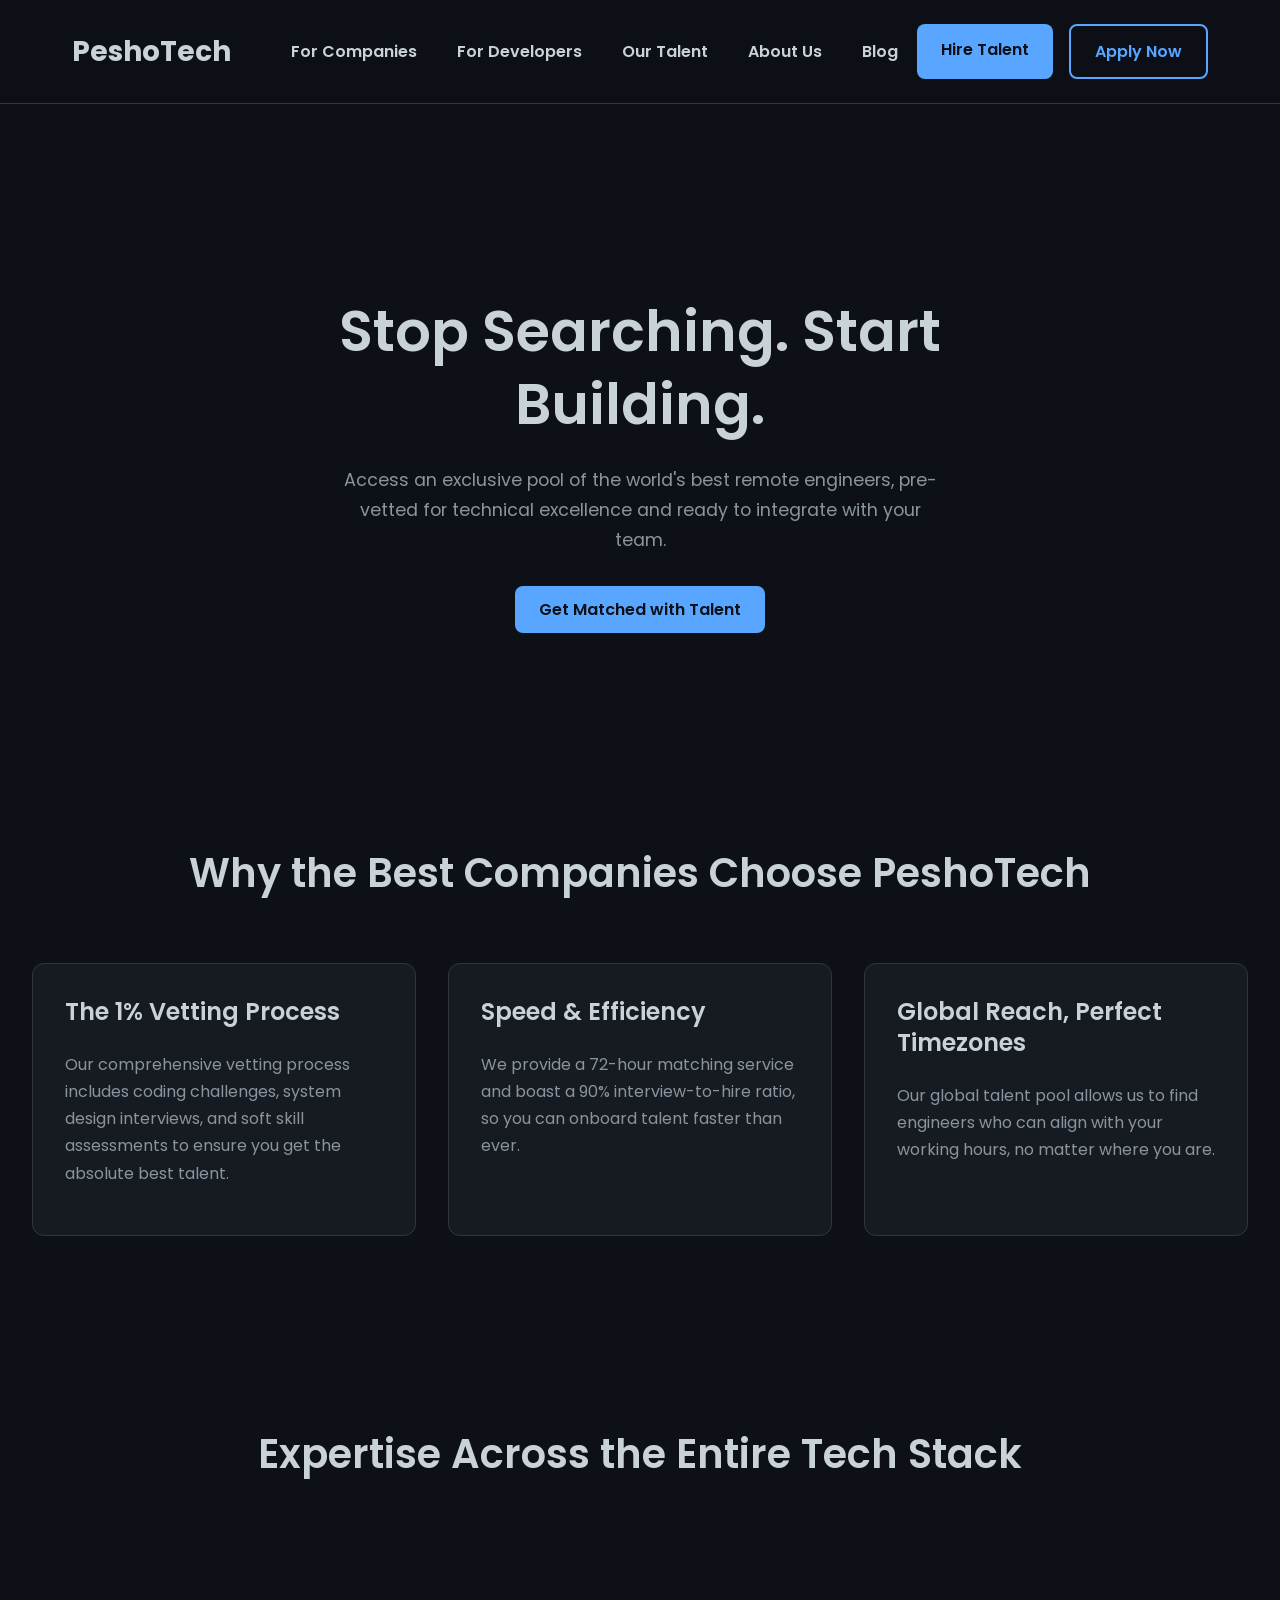
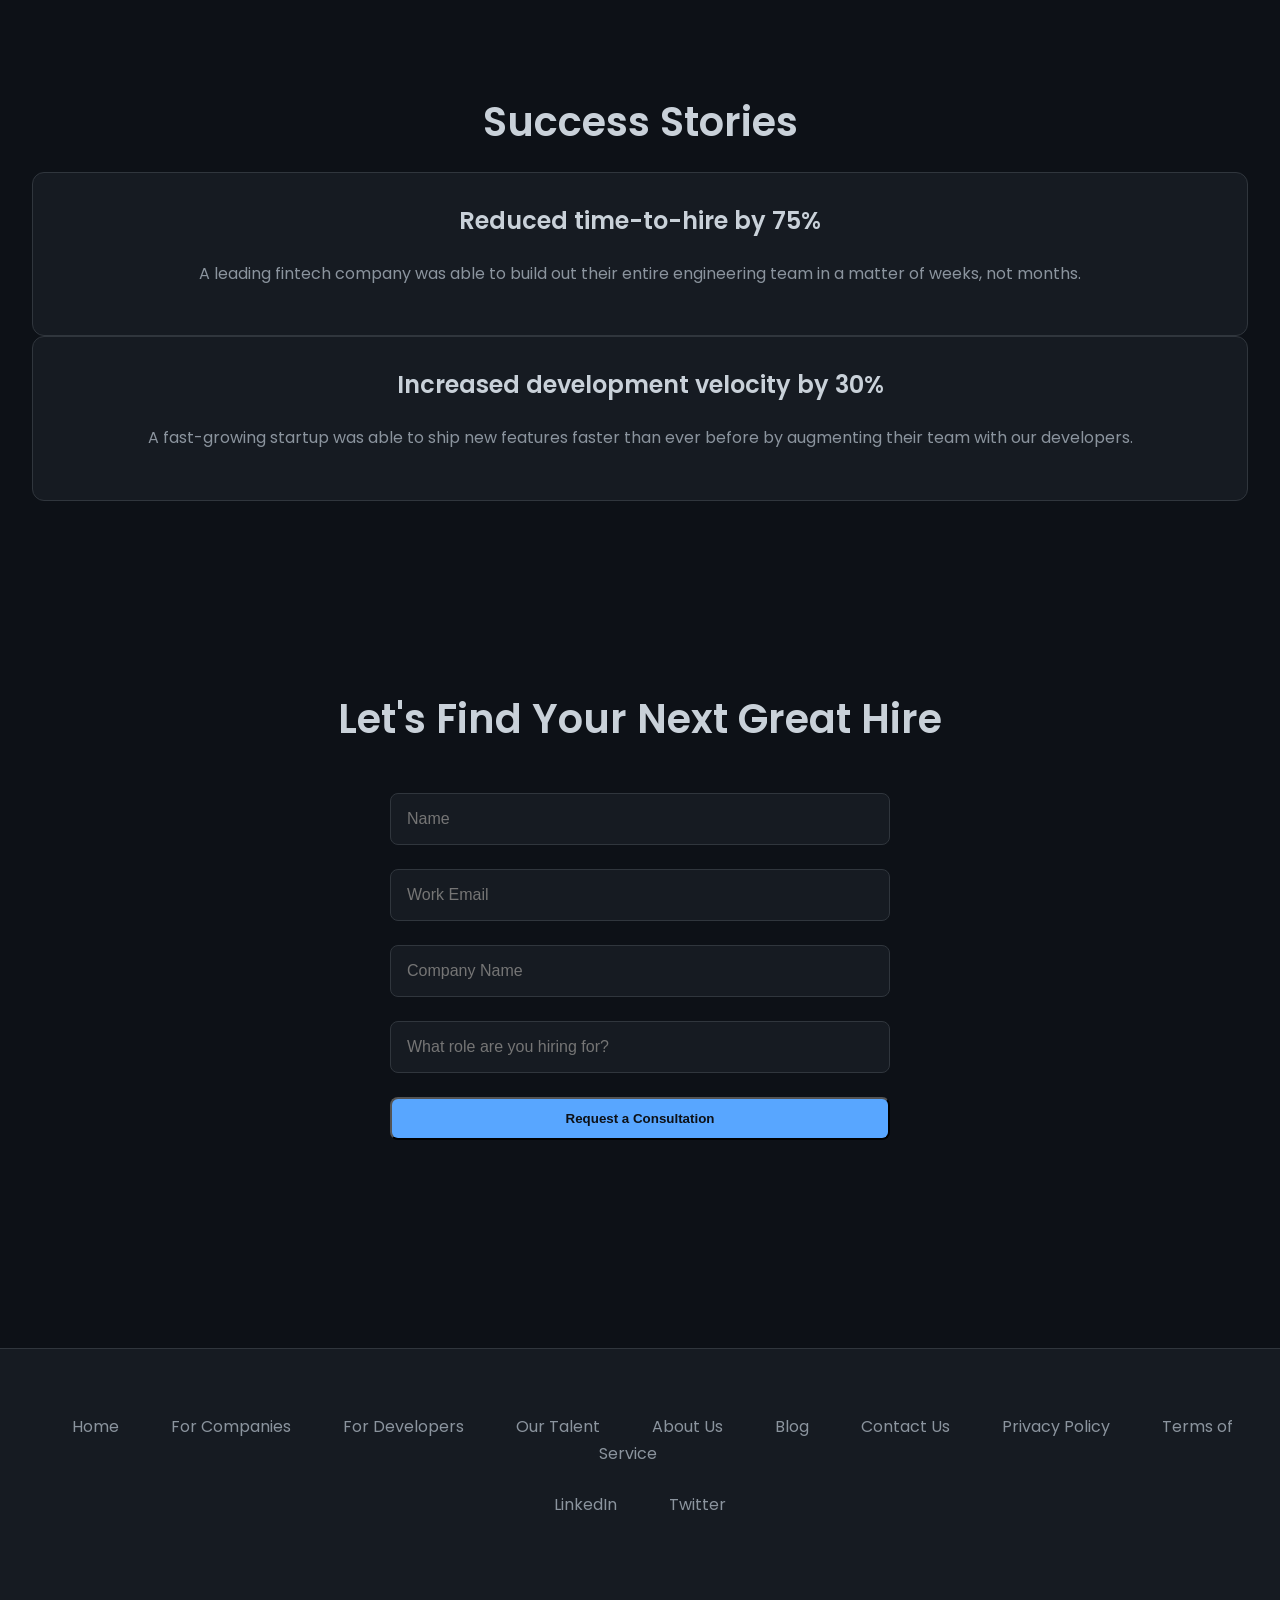
<file: companies.html>
<!DOCTYPE html>
<html lang="en">
<head>
    <meta charset="UTF-8">
    <meta name="viewport" content="width=device-width, initial-scale=1.0">
    <title>PeshoTech for Companies</title>
    <link rel="stylesheet" href="css/style.css">
</head>
<body>
    <header>
        <nav>
            <a href="index.html" class="logo">PeshoTech</a>
            <ul>
                <li><a href="companies.html">For Companies</a></li>
                <li><a href="developers.html">For Developers</a></li>
                <li><a href="#">Our Talent</a></li>
                <li><a href="#">About Us</a></li>
                <li><a href="#">Blog</a></li>
            </ul>
            <div class="cta-buttons">
                <a href="companies.html" class="cta-primary">Hire Talent</a>
                <a href="developers.html" class="cta-secondary">Apply Now</a>
            </div>
        </nav>
    </header>

    <main>
        <section class="hero">
            <h1>Stop Searching. Start Building.</h1>
            <p>Access an exclusive pool of the world's best remote engineers, pre-vetted for technical excellence and ready to integrate with your team.</p>
            <a href="#" class="cta-primary">Get Matched with Talent</a>
        </section>

        <section class="peshotech-difference">
            <h2>Why the Best Companies Choose PeshoTech</h2>
            <div class="content-blocks">
                <div class="block">
                    <h3>The 1% Vetting Process</h3>
                    <p>Our comprehensive vetting process includes coding challenges, system design interviews, and soft skill assessments to ensure you get the absolute best talent.</p>
                </div>
                <div class="block">
                    <h3>Speed & Efficiency</h3>
                    <p>We provide a 72-hour matching service and boast a 90% interview-to-hire ratio, so you can onboard talent faster than ever.</p>
                </div>
                <div class="block">
                    <h3>Global Reach, Perfect Timezones</h3>
                    <p>Our global talent pool allows us to find engineers who can align with your working hours, no matter where you are.</p>
                </div>
            </div>
        </section>

        <section class="talent-stack">
            <h2>Expertise Across the Entire Tech Stack</h2>
            <div class="logos">
                <!-- Tech stack logos will go here -->
            </div>
        </section>

        <section class="success-stories">
            <h2>Success Stories</h2>
            <div class="story">
                <h3>Reduced time-to-hire by 75%</h3>
                <p>A leading fintech company was able to build out their entire engineering team in a matter of weeks, not months.</p>
            </div>
            <div class="story">
                <h3>Increased development velocity by 30%</h3>
                <p>A fast-growing startup was able to ship new features faster than ever before by augmenting their team with our developers.</p>
            </div>
        </section>

        <section class="get-started-form">
            <h2>Let's Find Your Next Great Hire</h2>
            <form>
                <input type="text" placeholder="Name">
                <input type="email" placeholder="Work Email">
                <input type="text" placeholder="Company Name">
                <input type="text" placeholder="What role are you hiring for?">
                <button type="submit" class="cta-primary">Request a Consultation</button>
            </form>
        </section>
    </main>

    <footer>
        <div class="footer-links">
            <a href="index.html">Home</a>
            <a href="companies.html">For Companies</a>
            <a href="developers.html">For Developers</a>
            <a href="#">Our Talent</a>
            <a href="#">About Us</a>
            <a href="#">Blog</a>
            <a href="#">Contact Us</a>
            <a href="#">Privacy Policy</a>
            <a href="#">Terms of Service</a>
        </div>
        <div class="social-media">
            <a href="#">LinkedIn</a>
            <a href="#">Twitter</a>
        </div>
    </footer>

    <script src="js/script.js"></script>
</body>
</html>
</file>
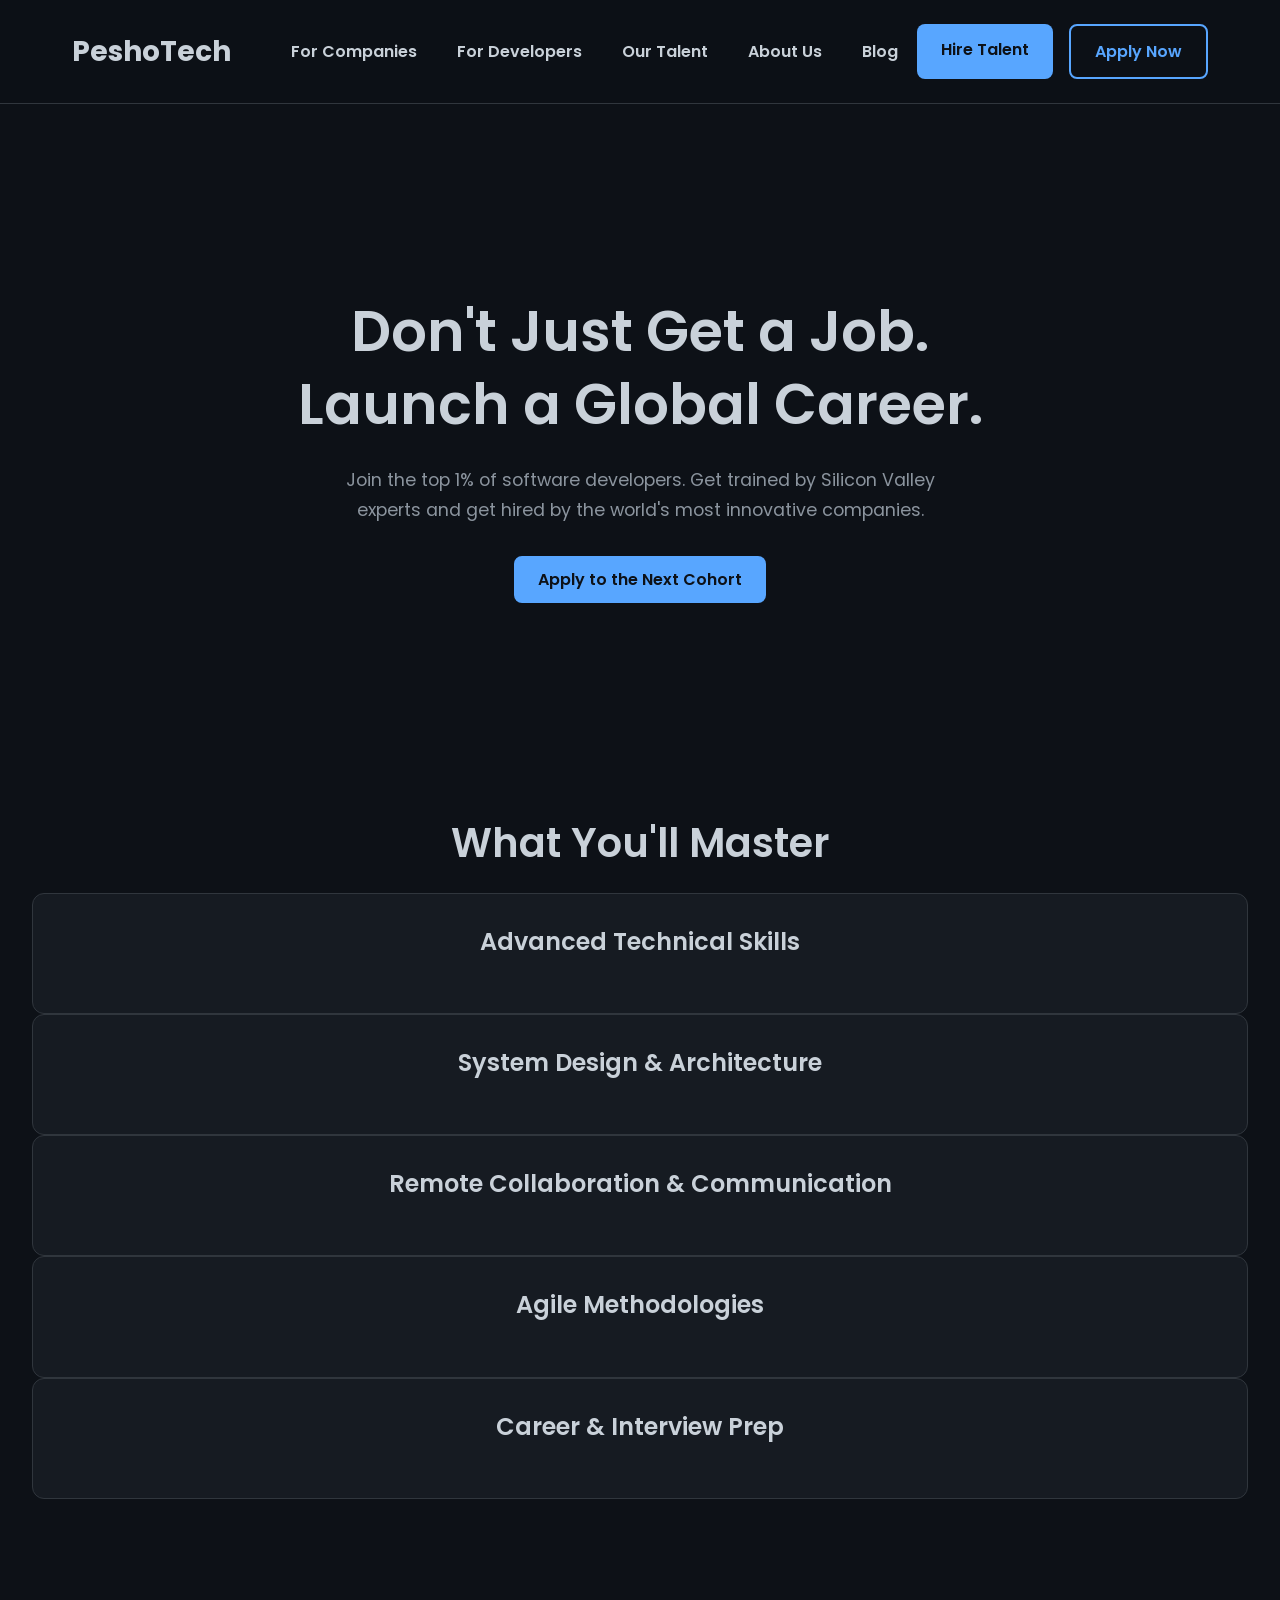
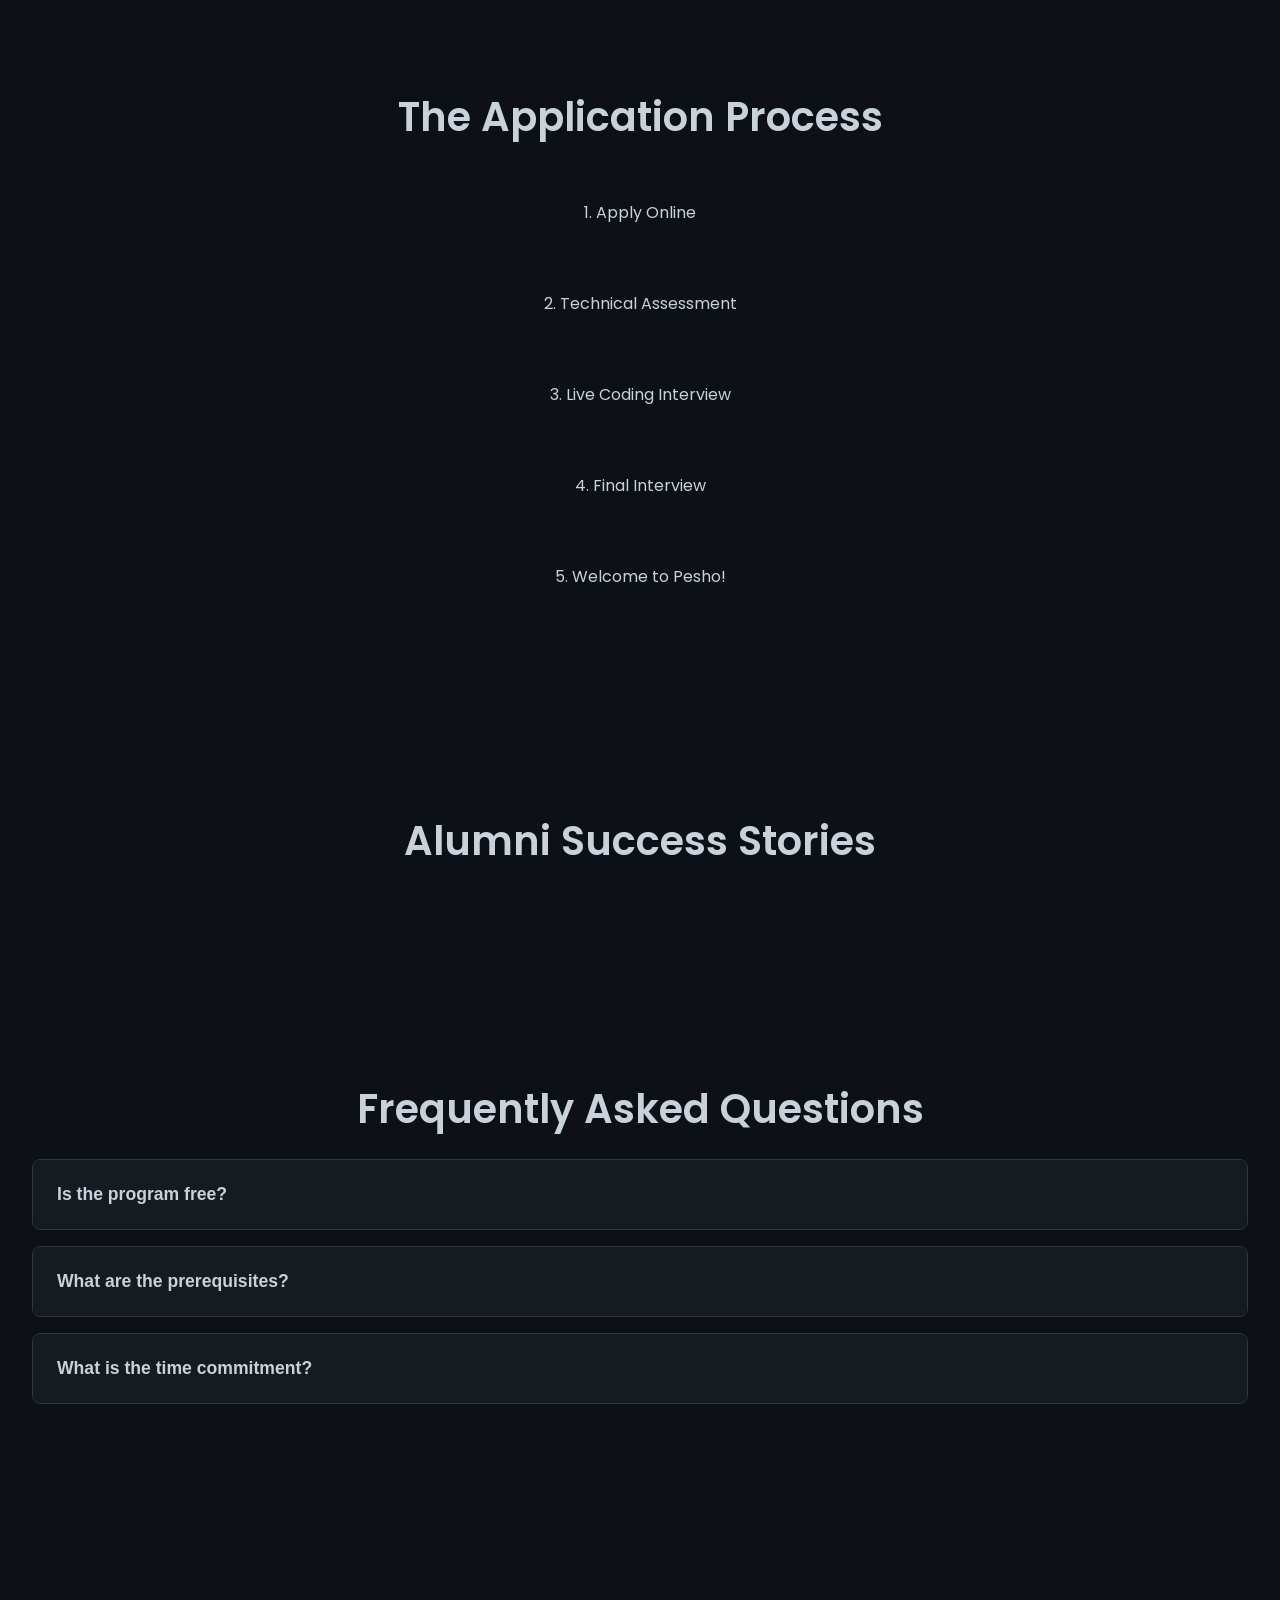
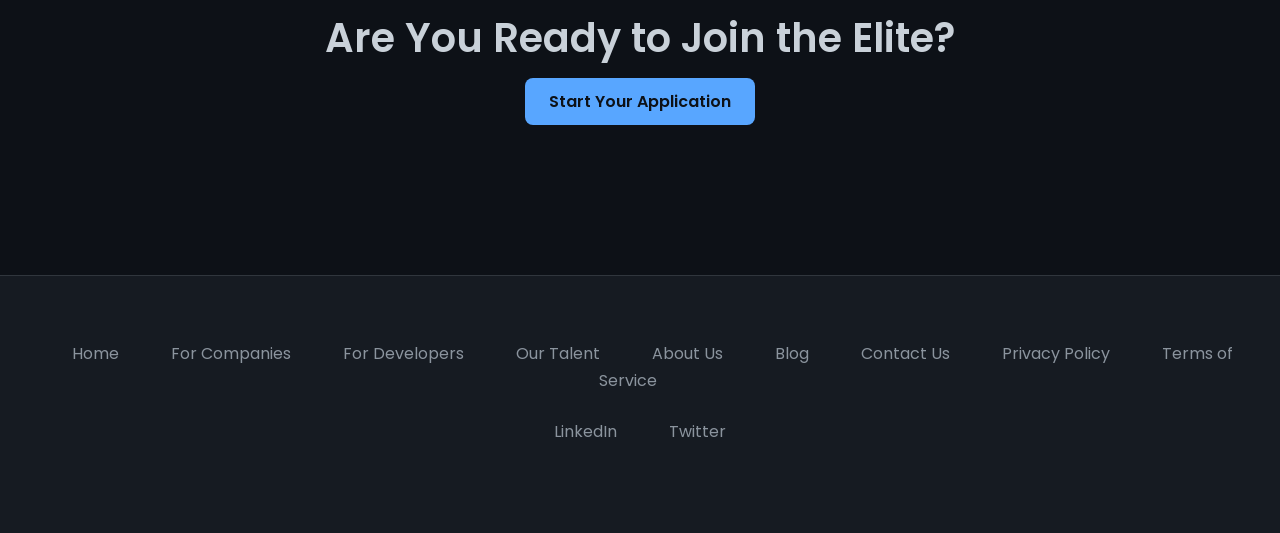
<file: developers.html>
<!DOCTYPE html>
<html lang="en">
<head>
    <meta charset="UTF-8">
    <meta name="viewport" content="width=device-width, initial-scale=1.0">
    <title>PeshoTech for Developers</title>
    <link rel="stylesheet" href="css/style.css">
</head>
<body>
    <header>
        <nav>
            <a href="index.html" class="logo">PeshoTech</a>
            <ul>
                <li><a href="companies.html">For Companies</a></li>
                <li><a href="developers.html">For Developers</a></li>
                <li><a href="#">Our Talent</a></li>
                <li><a href="#">About Us</a></li>
                <li><a href="#">Blog</a></li>
            </ul>
            <div class="cta-buttons">
                <a href="companies.html" class="cta-primary">Hire Talent</a>
                <a href="developers.html" class="cta-secondary">Apply Now</a>
            </div>
        </nav>
    </header>

    <main>
        <section class="hero">
            <h1>Don't Just Get a Job. Launch a Global Career.</h1>
            <p>Join the top 1% of software developers. Get trained by Silicon Valley experts and get hired by the world's most innovative companies.</p>
            <a href="#" class="cta-primary">Apply to the Next Cohort</a>
        </section>

        <section class="pesho-program-experience">
            <h2>What You'll Master</h2>
            <div class="modules">
                <div class="module">
                    <h3>Advanced Technical Skills</h3>
                </div>
                <div class="module">
                    <h3>System Design & Architecture</h3>
                </div>
                <div class="module">
                    <h3>Remote Collaboration & Communication</h3>
                </div>
                <div class="module">
                    <h3>Agile Methodologies</h3>
                </div>
                <div class="module">
                    <h3>Career & Interview Prep</h3>
                </div>
            </div>
        </section>

        <section class="application-process">
            <h2>The Application Process</h2>
            <div class="steps">
                <div class="step">1. Apply Online</div>
                <div class="step">2. Technical Assessment</div>
                <div class="step">3. Live Coding Interview</div>
                <div class="step">4. Final Interview</div>
                <div class="step">5. Welcome to Pesho!</div>
            </div>
        </section>

        <section class="alumni-success-stories">
            <h2>Alumni Success Stories</h2>
            <!-- Video testimonials and profiles will go here -->
        </section>

        <section class="faq">
            <h2>Frequently Asked Questions</h2>
            <div class="accordion">
                <div class="accordion-item">
                    <button class="accordion-header">Is the program free?</button>
                    <div class="accordion-content">
                        <p>Yes, the program is completely free for accepted developers.</p>
                    </div>
                </div>
                <div class="accordion-item">
                    <button class="accordion-header">What are the prerequisites?</button>
                    <div class="accordion-content">
                        <p>We are looking for experienced software developers with a strong foundation in computer science.</p>
                    </div>
                </div>
                <div class="accordion-item">
                    <button class="accordion-header">What is the time commitment?</button>
                    <div class="accordion-content">
                        <p>The program is a full-time commitment for the duration of the cohort.</p>
                    </div>
                </div>
            </div>
        </section>

        <section class="final-cta">
            <h2>Are You Ready to Join the Elite?</h2>
            <a href="#" class="cta-primary">Start Your Application</a>
        </section>
    </main>

    <footer>
        <div class="footer-links">
            <a href="index.html">Home</a>
            <a href="companies.html">For Companies</a>
            <a href="developers.html">For Developers</a>
            <a href="#">Our Talent</a>
            <a href="#">About Us</a>
            <a href="#">Blog</a>
            <a href="#">Contact Us</a>
            <a href="#">Privacy Policy</a>
            <a href="#">Terms of Service</a>
        </div>
        <div class="social-media">
            <a href="#">LinkedIn</a>
            <a href="#">Twitter</a>
        </div>
    </footer>

    <script src="js/script.js"></script>
</body>
</html>
</file>
<file: css/style.css>
@import url('https://fonts.googleapis.com/css2?family=Poppins:wght@400;600;700&display=swap');

:root {
    --primary-color: #0d1117; /* Charcoal/near-black */
    --background-color: #161b22; /* Slightly lighter charcoal */
    --accent-color: #58a6ff; /* A professional, vibrant blue */
    --text-color: #c9d1d9; /* Light grey for text */
    --text-color-secondary: #8b949e; /* Dimmer grey */
    --border-color: #30363d;
}

* {
    box-sizing: border-box;
    margin: 0;
    padding: 0;
}

body {
    font-family: 'Poppins', sans-serif;
    background-color: var(--primary-color);
    color: var(--text-color);
    line-height: 1.7;
}

a {
    color: var(--accent-color);
    text-decoration: none;
    transition: color 0.3s ease;
}

a:hover {
    color: #79c0ff;
}

h1, h2, h3, h4, h5, h6 {
    line-height: 1.3;
    margin-bottom: 1.5rem;
    font-weight: 600;
}

h1 { font-size: 3.5rem; }
h2 { font-size: 2.5rem; }
h3 { font-size: 1.5rem; }

p {
    margin-bottom: 1rem;
    color: var(--text-color-secondary);
}

.container {
    max-width: 1100px;
    margin: 0 auto;
    padding: 0 2rem;
}

/* Header & Navigation */
header {
    background: rgba(13, 17, 23, 0.8);
    backdrop-filter: blur(10px);
    border-bottom: 1px solid var(--border-color);
    padding: 1.5rem 0;
    position: sticky;
    top: 0;
    z-index: 10;
}

nav {
    display: flex;
    justify-content: space-between;
    align-items: center;
    max-width: 1200px;
    margin: 0 auto;
    padding: 0 2rem;
}

nav .logo {
    font-size: 1.75rem;
    font-weight: 700;
    color: var(--text-color);
}

nav ul {
    display: flex;
    list-style: none;
    align-items: center;
}

nav ul li {
    margin-left: 2.5rem;
}

nav ul li a {
    color: var(--text-color);
    font-weight: 600;
    transition: color 0.3s ease;
}

nav ul li a:hover {
    color: var(--accent-color);
}

/* CTA Buttons */
.cta-buttons {
    display: flex;
    gap: 1rem;
}

.cta-primary, .cta-secondary {
    padding: 0.75rem 1.5rem;
    border-radius: 8px;
    font-weight: 600;
    text-align: center;
    transition: transform 0.3s ease, background-color 0.3s ease;
}

.cta-primary {
    background-color: var(--accent-color);
    color: var(--primary-color);
}

.cta-secondary {
    background-color: transparent;
    border: 2px solid var(--accent-color);
    color: var(--accent-color);
}

.cta-primary:hover, .cta-secondary:hover {
    transform: translateY(-3px);
}

main {
    padding: 4rem 0;
}

section {
    padding: 6rem 2rem;
    text-align: center;
}

/* Hero Section */
.hero {
    text-align: center;
    padding: 8rem 2rem;
}

.hero h1 {
    max-width: 800px;
    margin-left: auto;
    margin-right: auto;
}

.hero p {
    max-width: 600px;
    margin: 0 auto 2.5rem;
    font-size: 1.1rem;
}

/* Content Blocks */
.content-blocks {
    display: grid;
    grid-template-columns: repeat(auto-fit, minmax(300px, 1fr));
    gap: 2rem;
    margin-top: 4rem;
    text-align: left;
}

.block, .module, .story {
    background: var(--background-color);
    padding: 2rem;
    border-radius: 12px;
    border: 1px solid var(--border-color);
    transition: transform 0.3s ease, box-shadow 0.3s ease;
}

.block:hover, .module:hover, .story:hover {
    transform: translateY(-5px);
    box-shadow: 0 10px 20px rgba(0,0,0,0.2);
}

/* How It Works */
.how-it-works .steps {
    display: grid;
    grid-template-columns: repeat(auto-fit, minmax(250px, 1fr));
    gap: 2rem;
    margin-top: 4rem;
    counter-reset: step-counter;
}

.step {
    padding: 2rem;
    position: relative;
}

.step h3::before {
    counter-increment: step-counter;
    content: "0" counter(step-counter);
    font-size: 3rem;
    font-weight: 700;
    color: var(--accent-color);
    display: block;
    margin-bottom: 1rem;
}

/* Testimonials */
.testimonials {
    display: flex;
    justify-content: space-around;
    gap: 2rem;
    text-align: left;
}

.testimonial {
    background: var(--background-color);
    padding: 2rem;
    border-left: 4px solid var(--accent-color);
    border-radius: 8px;
}

.testimonial cite {
    display: block;
    margin-top: 1rem;
    font-weight: 600;
}

/* Forms */
.get-started-form form {
    display: flex;
    flex-direction: column;
    max-width: 500px;
    margin: 3rem auto;
    gap: 1.5rem;
}

.get-started-form input {
    padding: 1rem;
    border-radius: 8px;
    border: 1px solid var(--border-color);
    background-color: var(--background-color);
    color: var(--text-color);
    font-size: 1rem;
}

.get-started-form button {
    cursor: pointer;
}

/* Accordion */
.faq .accordion-item {
    margin-bottom: 1rem;
    border: 1px solid var(--border-color);
    border-radius: 8px;
    overflow: hidden;
}

.faq .accordion-header {
    background-color: var(--background-color);
    color: var(--text-color);
    padding: 1.5rem;
    width: 100%;
    text-align: left;
    border: none;
    cursor: pointer;
    font-size: 1.1rem;
    font-weight: 600;
}

.faq .accordion-content {
    padding: 0 1.5rem;
    background: var(--primary-color);
    max-height: 0;
    overflow: hidden;
    transition: max-height 0.3s ease-out, padding 0.3s ease-out;
}
.faq .accordion-content p {
    padding: 1.5rem 0;
}


/* Footer */
footer {
    padding: 4rem 2rem;
    text-align: center;
    border-top: 1px solid var(--border-color);
    background: var(--background-color);
}

.footer-links, .social-media {
    margin-bottom: 1.5rem;
}

.footer-links a, .social-media a {
    margin: 0 1.5rem;
    color: var(--text-color-secondary);
}
.footer-links a:hover, .social-media a:hover {
    color: var(--accent-color);
}

/* Responsive styles */
@media (max-width: 768px) {
    h1 { font-size: 2.5rem; }
    h2 { font-size: 2rem; }

    nav {
        flex-direction: column;
        gap: 1.5rem;
    }

    nav ul {
        flex-direction: column;
        margin-top: 1rem;
        gap: 1rem;
    }

    nav ul li {
        margin: 0;
    }
}
</file>
